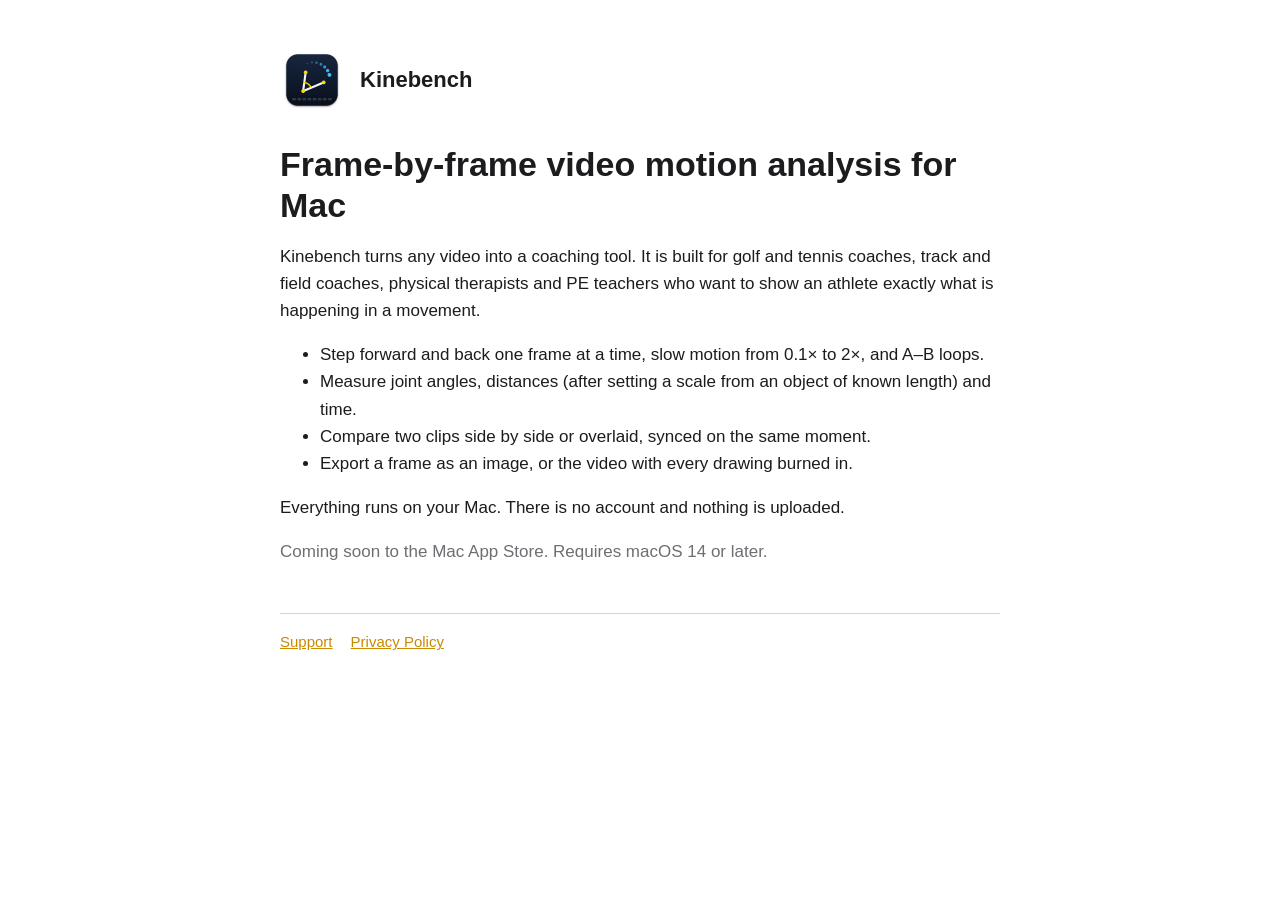
<file: index.html>
<!doctype html>
<html lang="en">
<head>
  <meta charset="utf-8">
  <meta name="viewport" content="width=device-width, initial-scale=1">
  <title>Kinebench – Frame-by-frame video motion analysis for Mac</title>
  <meta name="description" content="Kinebench is a native Mac app for coaches and physical therapists: step through video frame by frame, measure angles and distances, and compare two takes side by side.">
  <link rel="icon" href="icon.png">
  <link rel="stylesheet" href="style.css">
</head>
<body>
<main>
  <header><img src="icon.png" alt=""><a href="./">Kinebench</a></header>
  <h1>Frame-by-frame video motion analysis for Mac</h1>
  <p>Kinebench turns any video into a coaching tool. It is built for golf and tennis coaches, track and field coaches, physical therapists and PE teachers who want to show an athlete exactly what is happening in a movement.</p>
  <ul>
    <li>Step forward and back one frame at a time, slow motion from 0.1× to 2×, and A–B loops.</li>
    <li>Measure joint angles, distances (after setting a scale from an object of known length) and time.</li>
    <li>Compare two clips side by side or overlaid, synced on the same moment.</li>
    <li>Export a frame as an image, or the video with every drawing burned in.</li>
  </ul>
  <p>Everything runs on your Mac. There is no account and nothing is uploaded.</p>
  <p class="muted">Coming soon to the Mac App Store. Requires macOS 14 or later.</p>
  <nav><a href="support.html">Support</a><a href="privacy.html">Privacy Policy</a></nav>
</main>
</body>
</html>
</file>
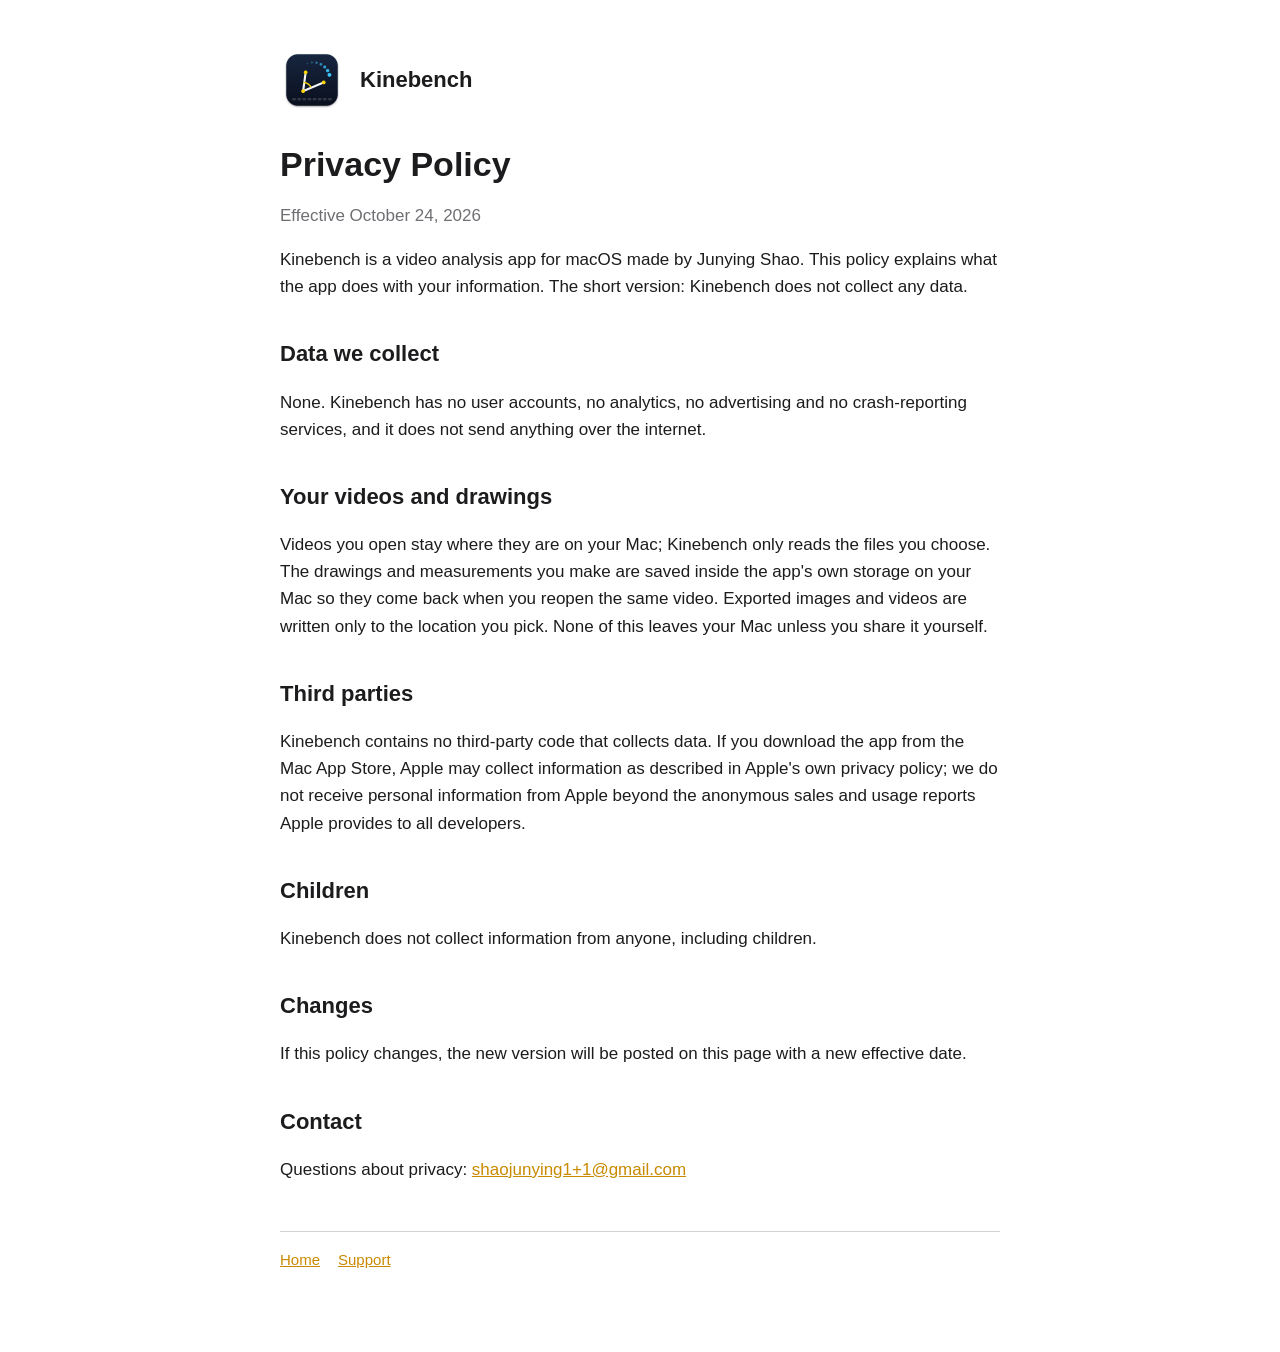
<file: privacy.html>
<!doctype html>
<html lang="en">
<head>
  <meta charset="utf-8">
  <meta name="viewport" content="width=device-width, initial-scale=1">
  <title>Privacy Policy – Kinebench</title>
  <link rel="icon" href="icon.png">
  <link rel="stylesheet" href="style.css">
</head>
<body>
<main>
  <header><img src="icon.png" alt=""><a href="./">Kinebench</a></header>
  <h1>Privacy Policy</h1>
  <p class="muted">Effective October 24, 2026</p>

  <p>Kinebench is a video analysis app for macOS made by Junying Shao. This policy explains what the app does with your information. The short version: Kinebench does not collect any data.</p>

  <h2>Data we collect</h2>
  <p>None. Kinebench has no user accounts, no analytics, no advertising and no crash-reporting services, and it does not send anything over the internet.</p>

  <h2>Your videos and drawings</h2>
  <p>Videos you open stay where they are on your Mac; Kinebench only reads the files you choose. The drawings and measurements you make are saved inside the app's own storage on your Mac so they come back when you reopen the same video. Exported images and videos are written only to the location you pick. None of this leaves your Mac unless you share it yourself.</p>

  <h2>Third parties</h2>
  <p>Kinebench contains no third-party code that collects data. If you download the app from the Mac App Store, Apple may collect information as described in Apple's own privacy policy; we do not receive personal information from Apple beyond the anonymous sales and usage reports Apple provides to all developers.</p>

  <h2>Children</h2>
  <p>Kinebench does not collect information from anyone, including children.</p>

  <h2>Changes</h2>
  <p>If this policy changes, the new version will be posted on this page with a new effective date.</p>

  <h2>Contact</h2>
  <p>Questions about privacy: <a href="mailto:shaojunying1+1@gmail.com">shaojunying1+1@gmail.com</a></p>

  <nav><a href="./">Home</a><a href="support.html">Support</a></nav>
</main>
</body>
</html>
</file>
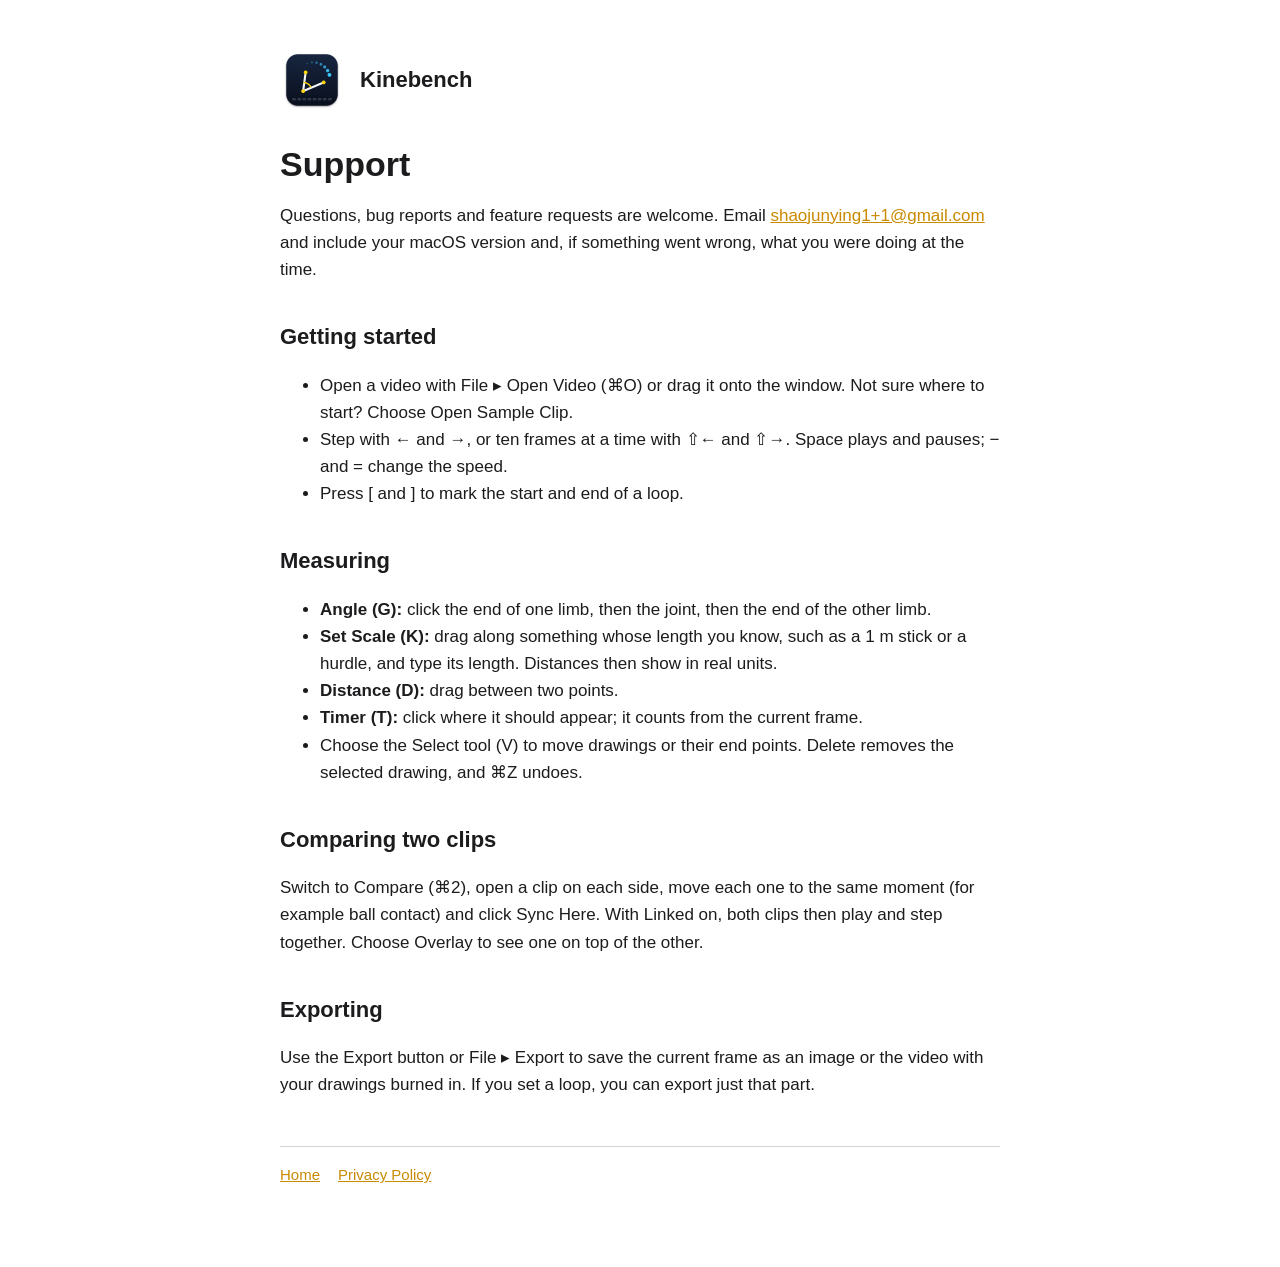
<file: support.html>
<!doctype html>
<html lang="en">
<head>
  <meta charset="utf-8">
  <meta name="viewport" content="width=device-width, initial-scale=1">
  <title>Support – Kinebench</title>
  <link rel="icon" href="icon.png">
  <link rel="stylesheet" href="style.css">
</head>
<body>
<main>
  <header><img src="icon.png" alt=""><a href="./">Kinebench</a></header>
  <h1>Support</h1>
  <p>Questions, bug reports and feature requests are welcome. Email <a href="mailto:shaojunying1+1@gmail.com?subject=Kinebench">shaojunying1+1@gmail.com</a> and include your macOS version and, if something went wrong, what you were doing at the time.</p>

  <h2>Getting started</h2>
  <ul>
    <li>Open a video with File ▸ Open Video (⌘O) or drag it onto the window. Not sure where to start? Choose Open Sample Clip.</li>
    <li>Step with ← and →, or ten frames at a time with ⇧← and ⇧→. Space plays and pauses; − and = change the speed.</li>
    <li>Press [ and ] to mark the start and end of a loop.</li>
  </ul>

  <h2>Measuring</h2>
  <ul>
    <li><strong>Angle (G):</strong> click the end of one limb, then the joint, then the end of the other limb.</li>
    <li><strong>Set Scale (K):</strong> drag along something whose length you know, such as a 1 m stick or a hurdle, and type its length. Distances then show in real units.</li>
    <li><strong>Distance (D):</strong> drag between two points.</li>
    <li><strong>Timer (T):</strong> click where it should appear; it counts from the current frame.</li>
    <li>Choose the Select tool (V) to move drawings or their end points. Delete removes the selected drawing, and ⌘Z undoes.</li>
  </ul>

  <h2>Comparing two clips</h2>
  <p>Switch to Compare (⌘2), open a clip on each side, move each one to the same moment (for example ball contact) and click Sync Here. With Linked on, both clips then play and step together. Choose Overlay to see one on top of the other.</p>

  <h2>Exporting</h2>
  <p>Use the Export button or File ▸ Export to save the current frame as an image or the video with your drawings burned in. If you set a loop, you can export just that part.</p>

  <nav><a href="./">Home</a><a href="privacy.html">Privacy Policy</a></nav>
</main>
</body>
</html>
</file>
<file: style.css>
:root {
  color-scheme: light dark;
  --fg: #1c1c1e;
  --muted: #6e6e73;
  --bg: #ffffff;
  --accent: #c98a00;
}
@media (prefers-color-scheme: dark) {
  :root { --fg: #f2f2f7; --muted: #a1a1a6; --bg: #111318; --accent: #ffb800; }
}
body {
  margin: 0;
  font: 17px/1.6 -apple-system, BlinkMacSystemFont, "Segoe UI", Helvetica, Arial, sans-serif;
  color: var(--fg);
  background: var(--bg);
}
main { max-width: 720px; margin: 0 auto; padding: 48px 24px 80px; }
header { display: flex; align-items: center; gap: 16px; margin-bottom: 32px; }
header img { width: 64px; height: 64px; }
header a { color: inherit; text-decoration: none; font-weight: 600; font-size: 22px; }
h1 { font-size: 34px; line-height: 1.2; margin: 0 0 12px; }
h2 { font-size: 22px; margin: 36px 0 8px; }
p, li { color: var(--fg); }
.muted { color: var(--muted); }
a { color: var(--accent); }
nav { margin-top: 48px; padding-top: 16px; border-top: 1px solid color-mix(in srgb, var(--muted) 30%, transparent); font-size: 15px; }
nav a { margin-right: 18px; }
</file>
